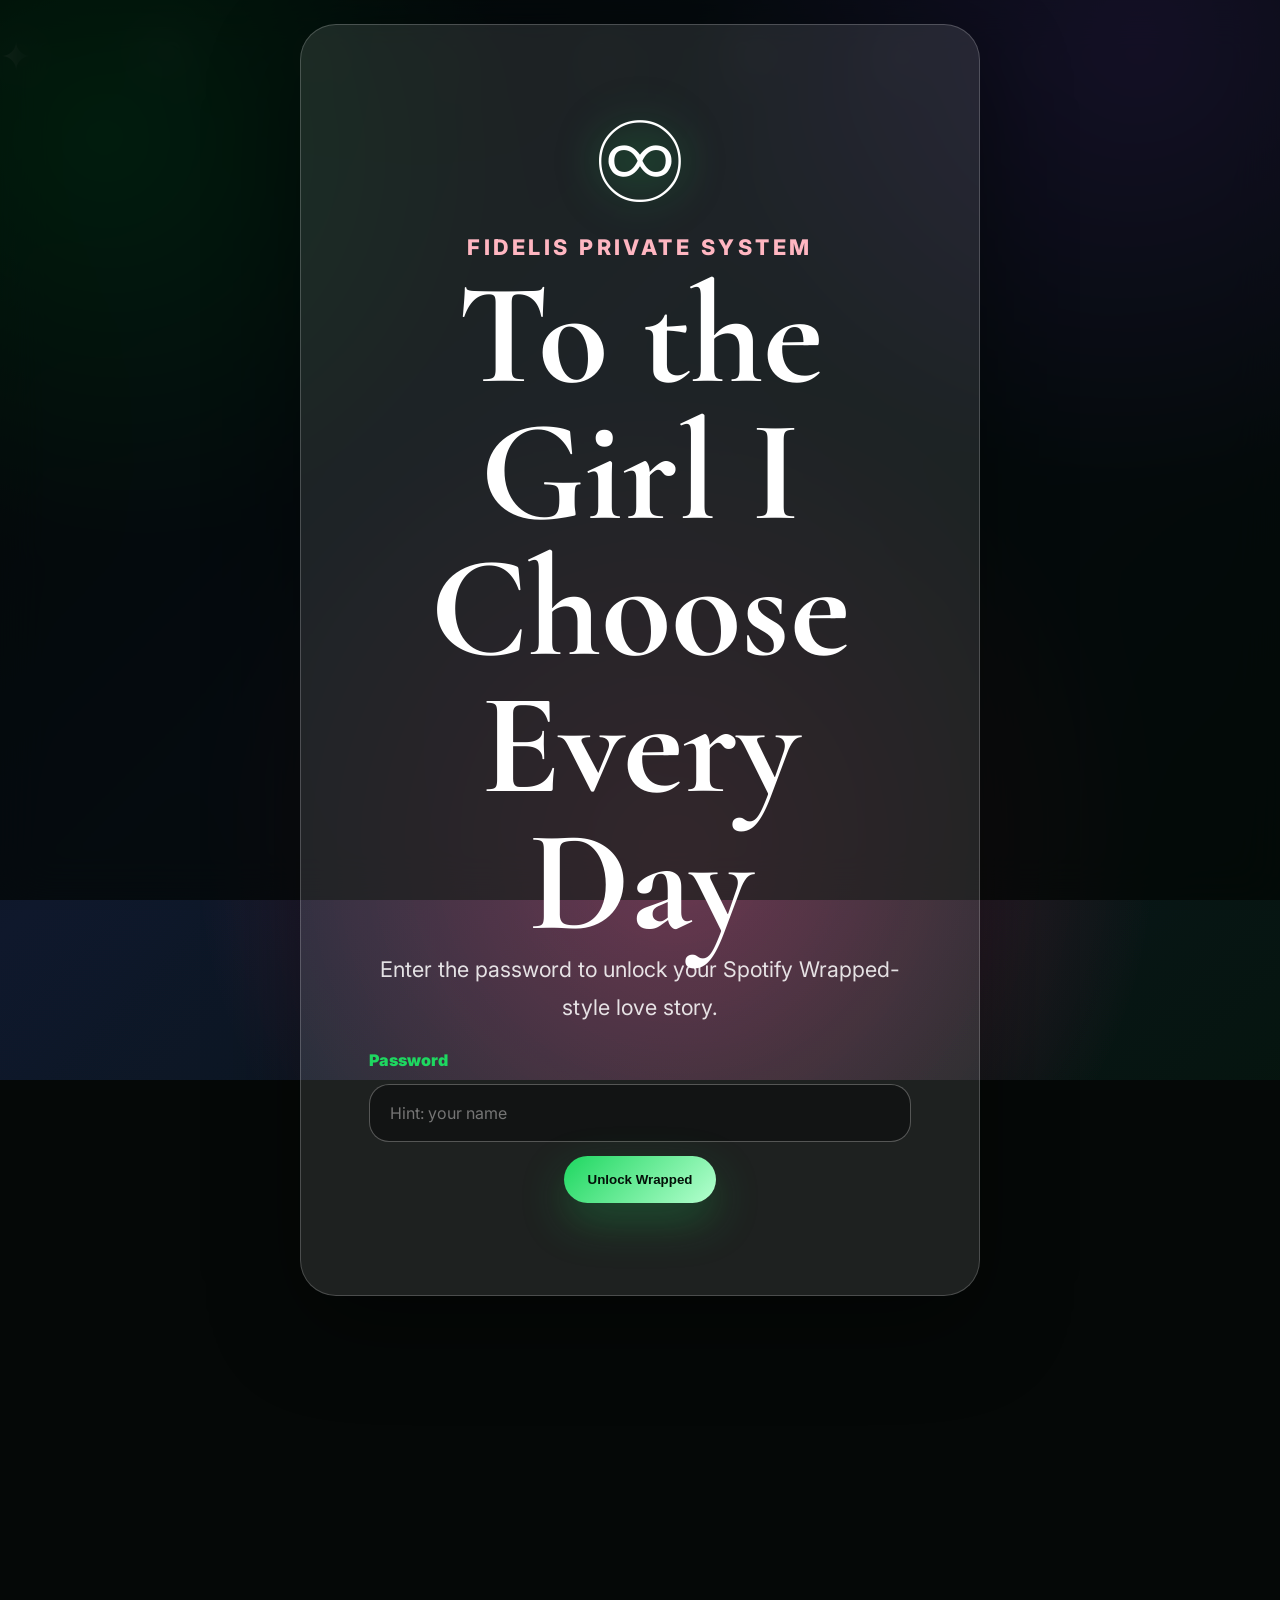
<file: index.html>
<!DOCTYPE html>
<html lang="en">
<head>
  <meta charset="UTF-8" />
  <meta name="viewport" content="width=device-width, initial-scale=1.0, maximum-scale=5.0" />
  <title>♾️ To the Girl I Choose Every Day</title>
  
  <!-- Fonts -->
  <link rel="preconnect" href="https://fonts.googleapis.com">
  <link rel="preconnect" href="https://fonts.gstatic.com" crossorigin>
  <link href="https://fonts.googleapis.com/css2?family=Cormorant+Garamond:wght@500;700&family=Inter:wght@400;600;800;900&family=Pacifico&display=swap" rel="stylesheet">
  
  <!-- Original Stylesheet -->
  <link rel="stylesheet" href="style.css" />
  
  <!-- Mobile responsiveness & custom element enhancements -->
  <style>
    /* Responsive tweaks for mobile devices */
    @media (max-width: 768px) {
      .login-card, .loader-card, .panel, .wrapped-slide {
        width: 92% !important;
        padding: 1.5rem !important;
        margin: 1rem auto !important;
      }

      h1 { font-size: 2rem !important; }
      h2 { font-size: 1.5rem !important; }
      .mega-number { font-size: 3.5rem !important; }

      .top-nav {
        display: flex;
        flex-wrap: wrap;
        justify-content: center;
        gap: 0.5rem;
        padding: 0.75rem;
      }

      .top-nav a {
        padding: 0.5rem 0.75rem;
        font-size: 0.9rem;
      }

      .habit-grid, .achievement-grid {
        grid-template-columns: 1fr !important;
        gap: 0.75rem !important;
      }

      .video-frame iframe {
        width: 100%;
        height: auto;
        aspect-ratio: 16/9;
      }
    }

    /* Style for the new Love Button link */
    .love-button {
      display: inline-block;
      margin: 1rem 0;
      padding: 0.85rem 1.75rem;
      background-color: #1db954;
      color: #ffffff;
      font-size: 1.1rem;
      font-weight: 700;
      border-radius: 50px;
      text-decoration: none;
      text-align: center;
      box-shadow: 0 4px 15px rgba(29, 185, 84, 0.4);
      transition: transform 0.2s ease, background-color 0.2s ease;
    }

    .love-button:hover, .love-button:focus {
      background-color: #1ed760;
      transform: scale(1.05);
    }
  </style>
</head>
<body class="wrapped-body locked">
  <div class="aurora" aria-hidden="true"></div>
  <div class="particles" aria-hidden="true"></div>
  <div class="hearts" aria-hidden="true"></div>
  <div id="cursorGlow" class="cursor-glow" aria-hidden="true"></div>

  <section id="loginScreen" class="login-screen" aria-labelledby="loginTitle">
    <div class="login-card">
      <span class="infinity-mark">♾️</span>
      <p class="eyebrow">Fidelis private system</p>
      <h1 id="loginTitle">To the Girl I Choose Every Day</h1>
      <p>Enter the password to unlock your Spotify Wrapped-style love story.</p>
      <form id="loginForm" class="login-form">
        <label for="passwordInput">Password</label>
        <input id="passwordInput" type="password" autocomplete="current-password" placeholder="Hint: your name" required />
        <button class="button spotify-button" type="submit">Unlock Wrapped</button>
      </form>
      <p id="loginError" class="login-error" role="alert"></p>
    </div>
  </section>

  <section id="loadingScreen" class="loading-screen hidden-screen" aria-live="polite">
    <div class="loader-card">
      <span class="infinity-mark">♾️</span>
      <h2>Loading your Wrapped...</h2>
      <div class="loading-bar"><span id="loadingProgressBar"></span></div>
      <strong id="loadingPercent">0%</strong>
      <p>Preparing memories, stars, and one forever playlist.</p>
    </div>
  </section>

  <main id="wrappedExperience" class="wrapped-experience hidden-screen">
    <nav class="top-nav panel mini-panel wrapped-nav" aria-label="Site pages">
      <a href="index.html" aria-current="page">Wrapped</a>
      <a href="test.html">Love test</a>
      <a href="letter.html">Love letter</a>
      <a href="checkout.html">Checkout</a>
    </nav>

    <section class="wrapped-slide landing-slide active-slide">
      <div class="vinyl" aria-hidden="true"><span></span></div>
      <span class="infinity-mark">♾️</span>
      <p class="eyebrow">Fidelis ❤️</p>
      <h1>To the Girl I Choose Every Day</h1>
      <p class="tagline">Not because I have to. Not because it's easy. Simply because, every single day, I'd choose you again.</p>
      
      <!-- Newly added Experience Link -->
      <a href="https://everyday-swart-iota.vercel.app/" class="love-button">
        ❤️ Begin the Experience
      </a>

      <div>
        <button class="button spotify-button next-slide" type="button">Swipe to begin →</button>
      </div>
    </section>

    <section class="wrapped-slide">
      <p class="eyebrow">Your 2026 Wrapped</p>
      <h2>Dear Fidelis,</h2>
      <p>Spotify Wrapped celebrates the music people couldn't stop listening to.</p>
      <p>This one celebrates the person I couldn't stop choosing.</p>
      <strong class="heartbeat">You.</strong>
    </section>

    <section class="wrapped-slide stat-slide">
      <p class="eyebrow">Days</p>
      <strong class="mega-number">365</strong>
      <h2>I would still choose you all over again.</h2>
      <p>No skips. No shuffle. Only you.</p>
    </section>

    <section class="panel video-panel">
      <p class="eyebrow">A song to make your day</p>
      <h2>Send this to your girlfriend</h2>
      <p>Press play whenever you want a sweet reminder that this whole page was made just for you.</p>
      <div class="video-frame">
        <iframe src="https://www.youtube.com/embed/xZ2QHpz_gtk" title="Send this to your girlfriend to make her day" allow="accelerometer; autoplay; clipboard-write; encrypted-media; gyroscope; picture-in-picture; web-share" allowfullscreen></iframe>
      </div>
    </section>

    <section id="story" class="panel split">
      <div>
        <p class="eyebrow">February 4, 2023</p>
        <h2>The day I knew you</h2>
        <p>I joined Camp Brethren High School in January, but on February 4, 2023, something changed. I said hello, you clicked, we vibed, and somehow a simple moment became the beginning of my favourite story.</p>
      </div>
      <div class="memory-card">
        <span>📍</span>
        <strong>Camp Brethren High School</strong>
        <p>Form 3. History class. Besties first. Then April came, I asked you, and we began.</p>
      </div>
    </section>

    <section class="wrapped-slide">
      <p class="eyebrow">Top Artist</p>
      <h2>❤️ Fidelis</h2>
      <div class="spotify-card">
        <p>Listeners: <strong>1</strong></p>
        <p>Top listener: <strong>0.0001%</strong></p>
        <p>Longest streak: <strong>Every day.</strong></p>
        <div class="equalizer" aria-hidden="true"><span></span><span></span><span></span><span></span><span></span></div>
      </div>
    </section>

    <section class="wrapped-slide music-slide">
      <p class="eyebrow">Top Song</p>
      <h2>Perfect</h2>
      <p>Artist: Us</p>
      <div class="album-art hero-photo" role="img" aria-label="Favourite photo album art"></div>
      <div class="progress-line"><span></span></div>
      <p>03:56 • Currently playing: Our Story</p>
    </section>

    <section class="wrapped-slide habits-slide">
      <p class="eyebrow">Listening Habits</p>
      <h2>All day, every day</h2>
      <div class="habit-grid">
        <article><strong>Morning</strong><span>Thinking about you</span></article>
        <article><strong>Afternoon</strong><span>Wondering if you've eaten.</span></article>
        <article><strong>Night</strong><span>Missing you.</span></article>
        <article><strong>Late Night</strong><span>Dreaming about our future.</span></article>
      </div>
    </section>

    <section class="wrapped-slide memories-slide">
      <p class="eyebrow">Most Played Memories</p>
      <h2>The moments on repeat</h2>
      <div class="memory-flips">
        <article>❤️<span>First Conversation</span></article>
        <article>❤️<span>First Laugh</span></article>
        <article>❤️<span>First Time I Missed You</span></article>
        <article>❤️<span>Every Little Moment</span></article>
      </div>
    </section>

    <section id="love-test" class="panel quiz-panel">
      <p class="eyebrow">30 marks • $0.50 each</p>
      <h2>A smarter love test</h2>
      <p class="quiz-intro">This is not multiple choice anymore. Type your answers, let the page reason through them, then continue to an M-Pesa checkout total based on your score at $0.50 per mark.</p>
      <div class="hero-actions">
        <a class="button" href="test.html">Start the typed test</a>
        <a class="button ghost" href="checkout.html">View checkout</a>
      </div>
    </section>

    <section class="wrapped-slide emotions-slide">
      <p class="eyebrow">Top Emotions</p>
      <h2>How my heart played 2026</h2>
      <div class="emotion-bars">
        <label>Love <span style="--w:98%"></span><b>98%</b></label>
        <label>Joy <span style="--w:86%"></span><b>86%</b></label>
        <label>Excitement <span style="--w:78%"></span><b>78%</b></label>
        <label>Missing You <span style="--w:72%"></span><b>72%</b></label>
        <label>Butterflies <span style="--w:92%"></span><b>92%</b></label>
      </div>
    </section>

    <section class="wrapped-slide achievements-slide">
      <p class="eyebrow">Achievements</p>
      <h2>Unlocked by Fidelis</h2>
      <div class="achievement-grid">
        <span>🏆 Best Smile</span><span>🏆 Safest Place</span><span>🏆 Favorite Human</span><span>🏆 Forever Playlist</span><span>🏆 Home</span>
      </div>
    </section>

    <section class="wrapped-slide streak-slide">
      <p class="eyebrow">Listening Streak</p>
      <strong class="flame">🔥</strong>
      <h2>Current Streak: ∞ Days</h2>
      <p>Broken? Never.</p>
    </section>

    <section class="wrapped-slide quote-slide">
      <p class="eyebrow">Favorite Quote</p>
      <blockquote>“If life gave me another beginning, I'd still find my way back to you.”</blockquote>
    </section>

    <section class="wrapped-slide playlist-slide">
      <p class="eyebrow">Playlist</p>
      <h2>♾️ To the Girl I Choose Every Day</h2>
      <p>The song is here now — the other video was a message, this one is the soundtrack.</p>
      <div class="video-frame spotify-frame">
        <iframe src="https://www.youtube.com/embed/UjnDpcgJXvA" title="4 Feet Apart song for Fidelis" allow="accelerometer; autoplay; clipboard-write; encrypted-media; gyroscope; picture-in-picture; web-share" allowfullscreen></iframe>
      </div>
    </section>

    <section class="wrapped-slide secret-slide">
      <p class="eyebrow">Secret Message</p>
      <h2>Tap to reveal</h2>
      <button id="secretReveal" class="button spotify-button" type="button">Reveal message</button>
      <p id="secretMessage" class="hidden">Every playlist eventually ends. Every song fades. But choosing you isn't a playlist. It's a decision I'll happily make every single day.</p>
    </section>

    <section class="wrapped-slide final-wrapped-slide">
      <p class="eyebrow">The Ending</p>
      <h2>Thanks for being my favorite song.</h2>
      <p>Happy Girlfriend's Day</p>
      <strong>❤️ Fidelis</strong>
      <button id="surprise" class="button spotify-button" type="button">Final fireworks</button>
      <p id="surpriseText" class="hidden">I choose you today, tomorrow, and every day after.</p>
    </section>
  </main>

  <script src="script.js"></script>
</body>
</html>
</file>
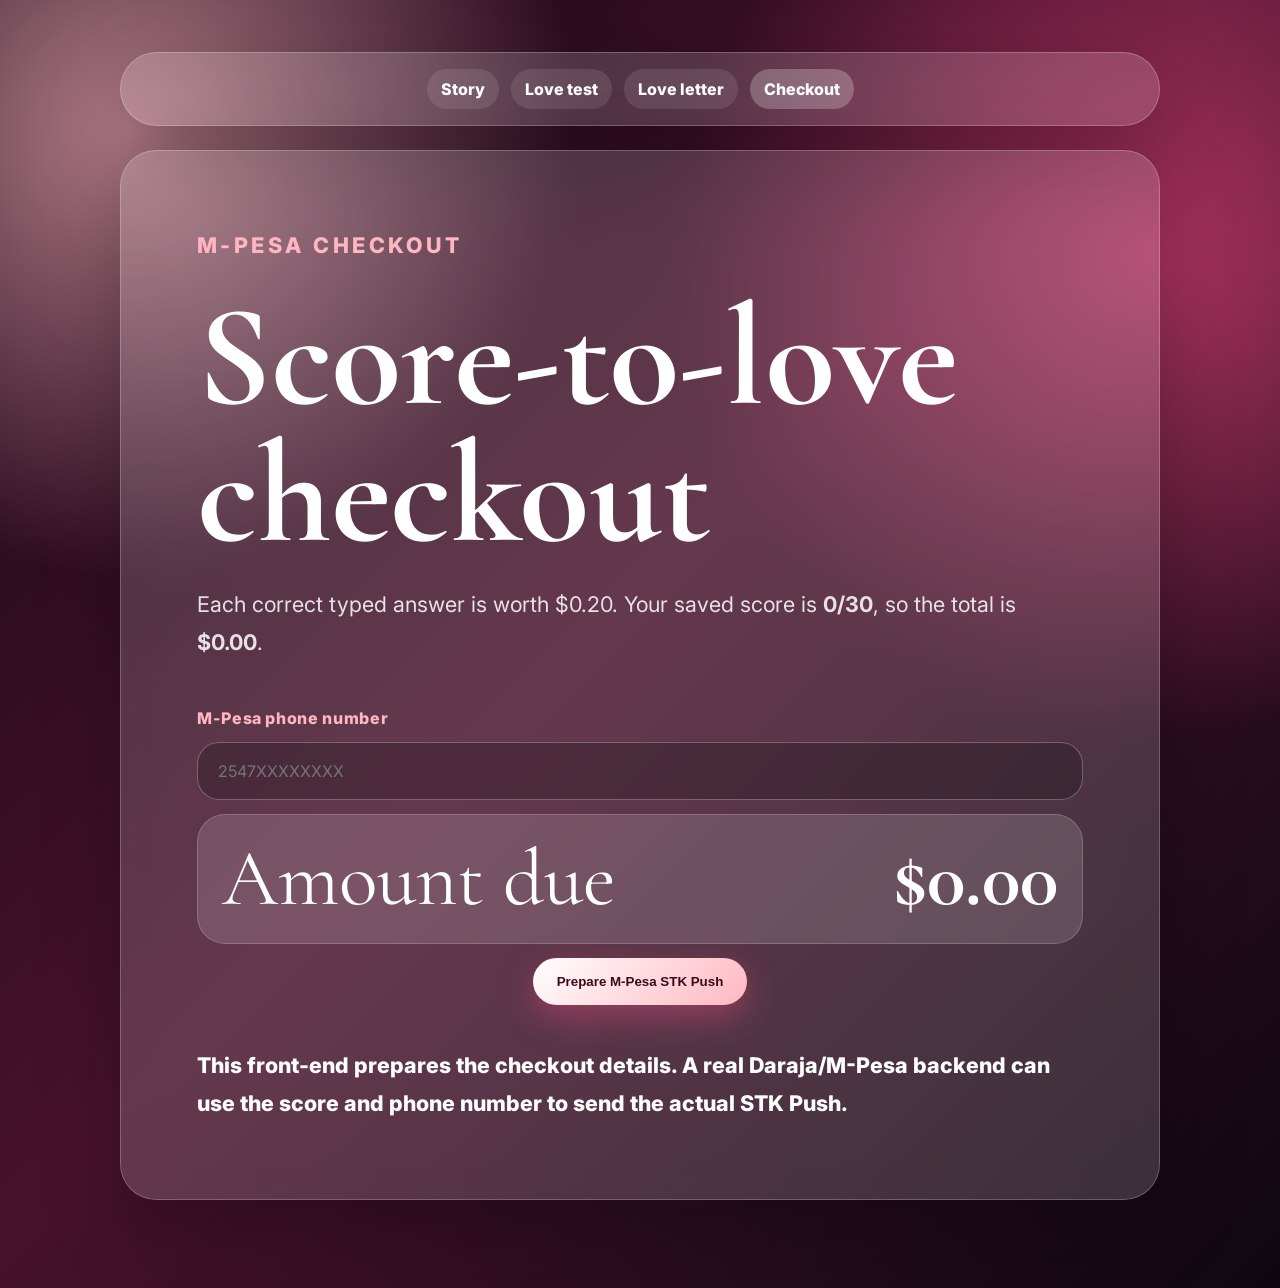
<file: checkout.html>
<!DOCTYPE html>
<html lang="en">
<head>
  <meta charset="UTF-8" />
  <meta name="viewport" content="width=device-width, initial-scale=1.0" />
  <title>M-Pesa Checkout • Fidelis Love Test</title>
  <link rel="preconnect" href="https://fonts.googleapis.com">
  <link rel="preconnect" href="https://fonts.gstatic.com" crossorigin>
  <link href="https://fonts.googleapis.com/css2?family=Cormorant+Garamond:wght@500;700&family=Inter:wght@400;600;800&family=Pacifico&display=swap" rel="stylesheet">
  <link rel="stylesheet" href="style.css" />
</head>
<body>
  <div class="hearts" aria-hidden="true"></div>
  <main>
    <nav class="top-nav panel mini-panel" aria-label="Site pages">
      <a href="index.html">Story</a><a href="test.html">Love test</a><a href="letter.html">Love letter</a><a href="checkout.html" aria-current="page">Checkout</a>
    </nav>
    <section class="panel checkout-panel">
      <p class="eyebrow">M-Pesa checkout</p>
      <h1>Score-to-love checkout</h1>
      <p>Each correct typed answer is worth $0.20. Your saved score is <strong id="checkoutScore">0/30</strong>, so the total is <strong id="checkoutAmount">$0.00</strong>.</p>
      <form id="mpesaForm" class="mpesa-card">
        <label for="mpesaPhone">M-Pesa phone number</label>
        <input id="mpesaPhone" name="phone" type="tel" placeholder="2547XXXXXXXX" pattern="[0-9+ ]{10,15}" required />
        <div class="price-card"><span>Amount due</span><strong id="mpesaAmount">$0.00</strong></div>
        <button class="button" type="submit">Prepare M-Pesa STK Push</button>
      </form>
      <p id="mpesaMessage" class="quiz-feedback">This front-end prepares the checkout details. A real Daraja/M-Pesa backend can use the score and phone number to send the actual STK Push.</p>
    </section>
  </main>
  <script src="script.js"></script>
</body>
</html>
</file>
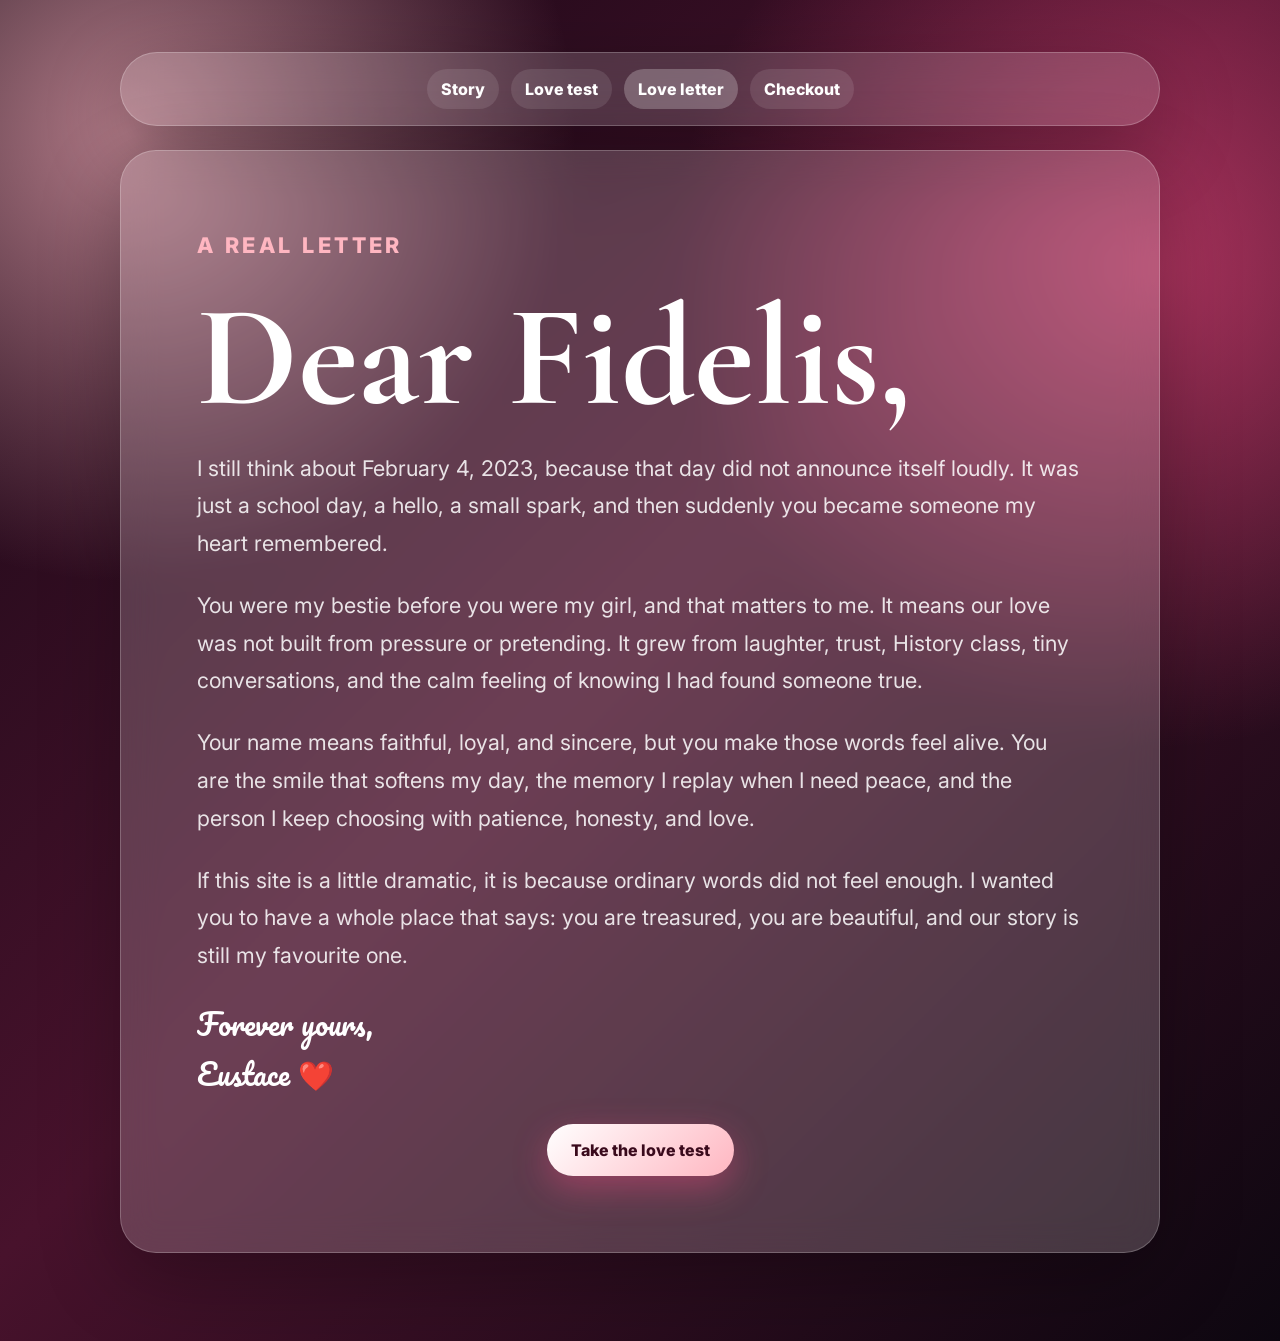
<file: letter.html>
<!DOCTYPE html>
<html lang="en">
<head>
  <meta charset="UTF-8" />
  <meta name="viewport" content="width=device-width, initial-scale=1.0" />
  <title>Love Letter for Fidelis</title>
  <link rel="preconnect" href="https://fonts.googleapis.com">
  <link rel="preconnect" href="https://fonts.gstatic.com" crossorigin>
  <link href="https://fonts.googleapis.com/css2?family=Cormorant+Garamond:wght@500;700&family=Inter:wght@400;600;800&family=Pacifico&display=swap" rel="stylesheet">
  <link rel="stylesheet" href="style.css" />
</head>
<body>
  <div class="hearts" aria-hidden="true"></div>
  <main>
    <nav class="top-nav panel mini-panel" aria-label="Site pages">
      <a href="index.html">Story</a><a href="test.html">Love test</a><a href="letter.html" aria-current="page">Love letter</a><a href="checkout.html">Checkout</a>
    </nav>
    <section class="panel letter full-letter">
      <p class="eyebrow">A real letter</p>
      <h1>Dear Fidelis,</h1>
      <p>I still think about February 4, 2023, because that day did not announce itself loudly. It was just a school day, a hello, a small spark, and then suddenly you became someone my heart remembered.</p>
      <p>You were my bestie before you were my girl, and that matters to me. It means our love was not built from pressure or pretending. It grew from laughter, trust, History class, tiny conversations, and the calm feeling of knowing I had found someone true.</p>
      <p>Your name means faithful, loyal, and sincere, but you make those words feel alive. You are the smile that softens my day, the memory I replay when I need peace, and the person I keep choosing with patience, honesty, and love.</p>
      <p>If this site is a little dramatic, it is because ordinary words did not feel enough. I wanted you to have a whole place that says: you are treasured, you are beautiful, and our story is still my favourite one.</p>
      <p class="signature">Forever yours,<br>Eustace ❤️</p>
      <a class="button" href="test.html">Take the love test</a>
    </section>
  </main>
  <script src="script.js"></script>
</body>
</html>
</file>
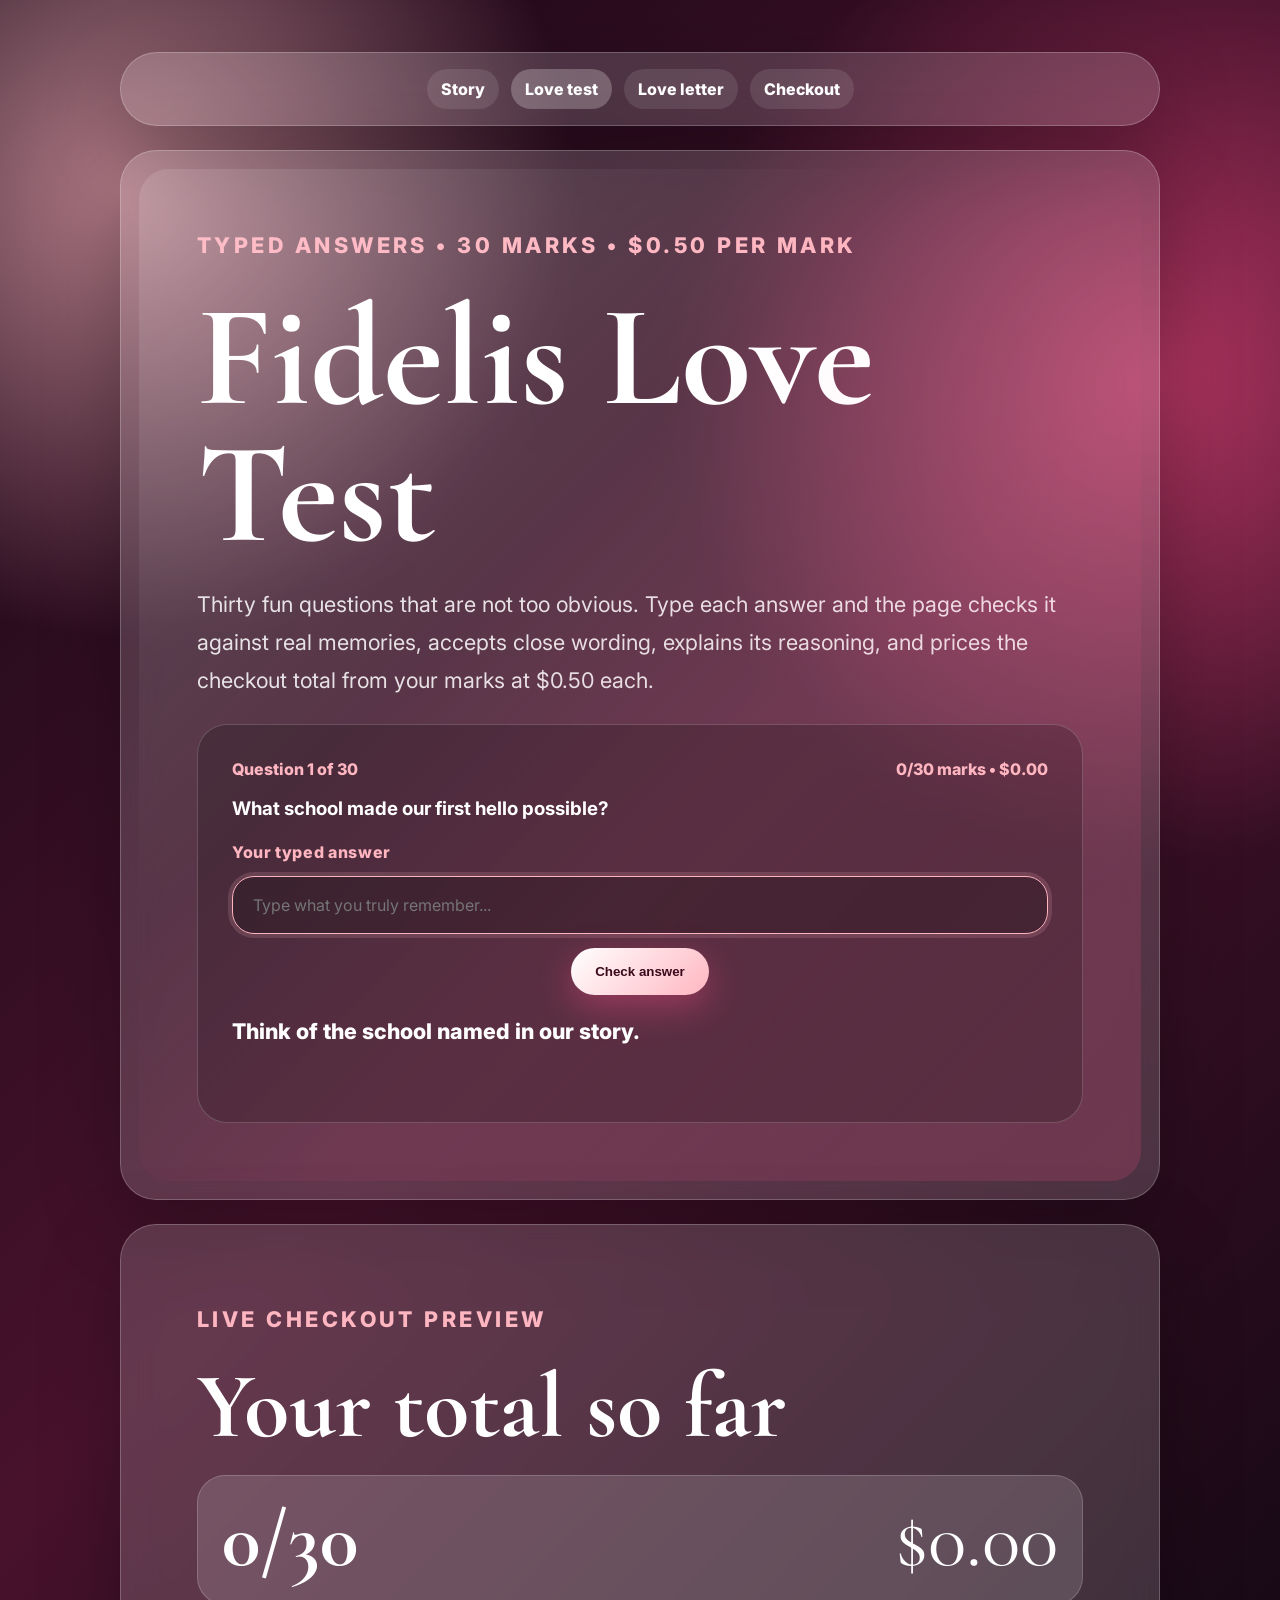
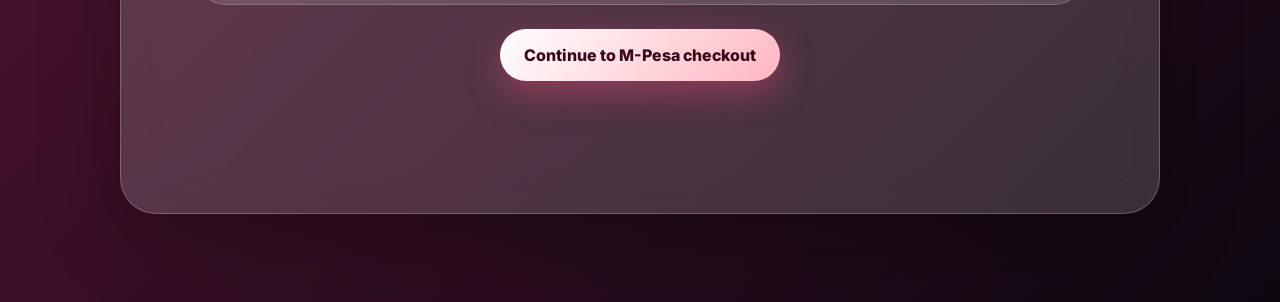
<file: test.html>
<!DOCTYPE html>
<html lang="en">
<head>
  <meta charset="UTF-8" />
  <meta name="viewport" content="width=device-width, initial-scale=1.0" />
  <title>30-Mark Love Test • Fidelis</title>
  <link rel="preconnect" href="https://fonts.googleapis.com">
  <link rel="preconnect" href="https://fonts.gstatic.com" crossorigin>
  <link href="https://fonts.googleapis.com/css2?family=Cormorant+Garamond:wght@500;700&family=Inter:wght@400;600;800&family=Pacifico&display=swap" rel="stylesheet">
  <link rel="stylesheet" href="style.css" />
</head>
<body>
  <div class="hearts" aria-hidden="true"></div>
  <main>
    <nav class="top-nav panel mini-panel" aria-label="Site pages">
      <a href="index.html">Story</a>
      <a href="test.html" aria-current="page">Love test</a>
      <a href="letter.html">Love letter</a>
      <a href="checkout.html">Checkout</a>
    </nav>
    <section id="love-test" class="panel quiz-panel">
      <p class="eyebrow">Typed answers • 30 marks • $0.50 per mark</p>
      <h1>Fidelis Love Test</h1>
      <p class="quiz-intro">Thirty fun questions that are not too obvious. Type each answer and the page checks it against real memories, accepts close wording, explains its reasoning, and prices the checkout total from your marks at $0.50 each.</p>
      <div id="quiz" class="quiz-card" aria-live="polite">
        <div class="quiz-topline">
          <span id="quizStep">Question 1 of 30</span>
          <span id="quizScore">0/30 marks • $0.00</span>
        </div>
        <h3 id="questionText"></h3>
        <form id="answerForm" class="typed-answer">
          <label for="typedAnswer">Your typed answer</label>
          <input id="typedAnswer" name="answer" type="text" autocomplete="off" placeholder="Type what you truly remember..." required />
          <button class="button" type="submit">Check answer</button>
        </form>
        <p id="quizFeedback" class="quiz-feedback"></p>
      </div>
    </section>
    <section class="panel checkout-preview">
      <p class="eyebrow">Live checkout preview</p>
      <h2>Your total so far</h2>
      <div class="price-card"><strong id="summaryScore">0/30</strong><span id="summaryAmount">$0.00</span></div>
      <a id="checkoutLink" class="button" href="checkout.html">Continue to M-Pesa checkout</a>
      <ol id="reasoningList" class="reasoning-list" aria-label="Answer reasoning"></ol>
    </section>
  </main>
  <script src="script.js"></script>
</body>
</html>
</file>
<file: style.css>
:root {
  --pink: #ff4f87;
  --blush: #ffb6c1;
  --cream: #fff0f5;
  --ink: #201018;
  --glass: rgba(255, 255, 255, 0.16);
}

* { box-sizing: border-box; }
html { scroll-behavior: smooth; }
body {
  margin: 0;
  min-height: 100vh;
  font-family: Inter, system-ui, sans-serif;
  color: white;
  background:
    radial-gradient(circle at 10% 10%, rgba(255, 182, 193, .65), transparent 28rem),
    radial-gradient(circle at 90% 20%, rgba(255, 79, 135, .55), transparent 30rem),
    linear-gradient(135deg, #160815, #48122c 48%, #0d0710);
  overflow-x: hidden;
}

main { width: min(1040px, calc(100% - 32px)); margin: auto; padding: 28px 0 64px; }
.panel {
  min-height: 78vh;
  display: grid;
  align-content: center;
  gap: 24px;
  margin: 24px 0;
  padding: clamp(28px, 7vw, 76px);
  border: 1px solid rgba(255,255,255,.22);
  border-radius: 36px;
  background: var(--glass);
  box-shadow: 0 24px 80px rgba(0,0,0,.28);
  backdrop-filter: blur(18px);
}

.hero { text-align: center; }
.eyebrow { color: var(--blush); font-weight: 800; text-transform: uppercase; letter-spacing: .16em; }
h1, h2 { font-family: "Cormorant Garamond", serif; line-height: .95; margin: 0; }
h1 { font-size: clamp(4rem, 13vw, 9rem); }
h2 { font-size: clamp(2.6rem, 8vw, 5.8rem); }
h3, p { margin: 0; }
p { font-size: clamp(1.05rem, 2.4vw, 1.35rem); line-height: 1.75; color: rgba(255,255,255,.86); }
.subtitle { max-width: 760px; margin: auto; }
.button {
  justify-self: center;
  border: 0;
  border-radius: 999px;
  padding: 16px 24px;
  color: #3a0a1c;
  background: linear-gradient(135deg, white, var(--blush));
  font-weight: 800;
  text-decoration: none;
  box-shadow: 0 12px 34px rgba(255,79,135,.38);
  cursor: pointer;
}
.split { grid-template-columns: 1.15fr .85fr; align-items: center; }
.memory-card, .meaning-grid article, .timeline-list article {
  padding: 26px;
  border-radius: 28px;
  background: rgba(255,255,255,.12);
  border: 1px solid rgba(255,255,255,.18);
}
.memory-card span, .meaning-grid span { font-size: 3rem; }
.memory-card strong { display: block; margin: 12px 0; font-size: 1.45rem; }
.meaning-grid { display: grid; grid-template-columns: repeat(3, 1fr); gap: 16px; }
.timeline-list { display: grid; gap: 16px; }
time { color: var(--blush); font-weight: 800; }
.letter { background: rgba(255,240,245,.2); }
.signature { font-family: Pacifico, cursive; font-size: 1.8rem; color: white; }
.final { text-align: center; min-height: 65vh; }
.hidden { opacity: 0; transform: translateY(18px); transition: .6s ease; }
.hidden.show { opacity: 1; transform: translateY(0); }
.heart {
  position: fixed;
  top: -40px;
  color: rgba(255,255,255,.75);
  animation: fall linear forwards;
  pointer-events: none;
}
@keyframes fall { to { transform: translateY(110vh) rotate(360deg); opacity: 0; } }
.confetti {
  position: fixed;
  width: 10px;
  height: 16px;
  top: -20px;
  animation: confetti 2.8s ease-out forwards;
}
@keyframes confetti { to { transform: translateY(105vh) rotate(720deg); opacity: 0; } }

@media (max-width: 760px) {
  main { width: min(100% - 20px, 1040px); padding-top: 10px; }
  .panel { border-radius: 26px; min-height: 84vh; }
  .split, .meaning-grid { grid-template-columns: 1fr; }
}

.hero-photo {
  width: min(300px, 72vw);
  aspect-ratio: 3 / 4;
  justify-self: center;
  border-radius: 34px;
  border: 10px solid rgba(255,255,255,.18);
  background:
    linear-gradient(rgba(40, 8, 24, .12), rgba(40, 8, 24, .55)),
    url("photos/fidelis-selfie.jpg") center / cover,
    linear-gradient(135deg, var(--blush), var(--pink));
  box-shadow: 0 28px 70px rgba(0,0,0,.35);
  transform: rotate(-2deg);
}

.gallery-panel { min-height: auto; }
.photo-gallery {
  display: grid;
  grid-template-columns: repeat(3, 1fr);
  grid-auto-flow: dense;
  gap: 16px;
}
.photo-tile {
  position: relative;
  min-height: 320px;
  margin: 0;
  overflow: hidden;
  border-radius: 28px;
  border: 1px solid rgba(255,255,255,.2);
  background: linear-gradient(135deg, rgba(255,182,193,.28), rgba(255,79,135,.2));
  box-shadow: 0 18px 45px rgba(0,0,0,.25);
}
.photo-tile.tall { grid-row: span 2; min-height: 660px; }
.photo-tile.wide { grid-column: span 2; }
.photo-tile img {
  width: 100%;
  height: 100%;
  object-fit: cover;
  display: block;
  transition: transform .7s ease, filter .7s ease;
}
.photo-tile:hover img { transform: scale(1.06); filter: saturate(1.12); }
.photo-tile figcaption {
  position: absolute;
  inset: auto 14px 14px;
  padding: 12px 14px;
  border-radius: 18px;
  color: white;
  font-weight: 800;
  background: rgba(20, 6, 16, .56);
  backdrop-filter: blur(12px);
}
.photo-tile.missing::before {
  content: "Add this photo in /photos";
  position: absolute;
  inset: 0;
  display: grid;
  place-items: center;
  padding: 24px;
  text-align: center;
  color: rgba(255,255,255,.72);
  font-weight: 800;
}
.photo-tile.missing img { opacity: 0; }

@media (max-width: 760px) {
  .photo-gallery { grid-template-columns: 1fr; }
  .photo-tile, .photo-tile.tall { min-height: 420px; }
  .photo-tile.wide { grid-column: auto; }
}

.hero-actions {
  display: flex;
  flex-wrap: wrap;
  justify-content: center;
  gap: 12px;
}
.button.ghost {
  color: white;
  background: rgba(255,255,255,.12);
  outline: 1px solid rgba(255,255,255,.28);
  box-shadow: none;
}
.quiz-panel, .wrapped-panel, .gift-panel {
  position: relative;
  overflow: hidden;
}
.quiz-panel::before, .wrapped-panel::before, .gift-panel::before {
  content: "";
  position: absolute;
  inset: 18px;
  border-radius: 30px;
  pointer-events: none;
  background: linear-gradient(135deg, rgba(255,255,255,.12), transparent 38%, rgba(255,79,135,.18));
}
.quiz-card {
  position: relative;
  z-index: 1;
  padding: clamp(20px, 4vw, 34px);
  border-radius: 30px;
  background: rgba(0,0,0,.18);
  border: 1px solid rgba(255,255,255,.18);
}
.quiz-topline {
  display: flex;
  justify-content: space-between;
  gap: 12px;
  color: var(--blush);
  font-weight: 800;
  margin-bottom: 18px;
}
.answer-grid {
  display: grid;
  grid-template-columns: repeat(2, 1fr);
  gap: 12px;
  margin-top: 18px;
}
.answer-grid button, .gift {
  border: 0;
  border-radius: 22px;
  padding: 16px;
  color: white;
  background: rgba(255,255,255,.14);
  font: inherit;
  font-weight: 800;
  cursor: pointer;
  transition: transform .25s ease, background .25s ease;
}
.answer-grid button:hover, .gift:hover { transform: translateY(-3px); background: rgba(255,255,255,.22); }
.answer-grid button.correct { background: rgba(93, 214, 143, .45); }
.answer-grid button.wrong { background: rgba(255, 99, 132, .48); }
.quiz-feedback, .gift-message {
  margin-top: 18px;
  min-height: 2lh;
  font-weight: 800;
  color: white;
}
.wrapped-grid, .gift-grid {
  display: grid;
  grid-template-columns: repeat(4, 1fr);
  gap: 16px;
  position: relative;
  z-index: 1;
}
.wrapped-grid article {
  padding: 24px;
  border-radius: 28px;
  min-height: 170px;
  background: linear-gradient(135deg, rgba(255,255,255,.18), rgba(255,79,135,.15));
  border: 1px solid rgba(255,255,255,.18);
}
.wrapped-grid strong {
  display: block;
  font-family: "Cormorant Garamond", serif;
  font-size: clamp(2rem, 4vw, 3.4rem);
  line-height: 1;
}
.wrapped-grid span { display: block; margin-top: 14px; color: rgba(255,255,255,.8); }
.gift {
  min-height: 150px;
  display: grid;
  place-items: center;
  gap: 10px;
  font-size: 2.6rem;
}
.gift span { font-size: 1rem; }
.gift.opened { background: linear-gradient(135deg, rgba(255,182,193,.5), rgba(255,79,135,.35)); }

@media (max-width: 900px) {
  .wrapped-grid, .gift-grid { grid-template-columns: repeat(2, 1fr); }
}
@media (max-width: 760px) {
  .answer-grid, .wrapped-grid, .gift-grid { grid-template-columns: 1fr; }
  .quiz-topline { flex-direction: column; }
}

.top-nav.mini-panel {
  min-height: auto;
  display: flex;
  flex-wrap: wrap;
  justify-content: center;
  gap: 12px;
  padding: 16px;
  border-radius: 999px;
}
.top-nav a {
  color: white;
  font-weight: 800;
  text-decoration: none;
  padding: 10px 14px;
  border-radius: 999px;
  background: rgba(255,255,255,.1);
}
.top-nav a[aria-current="page"], .top-nav a:hover { background: rgba(255,255,255,.24); }
.typed-answer, .mpesa-card {
  display: grid;
  gap: 14px;
  margin-top: 22px;
}
.typed-answer label, .mpesa-card label {
  color: var(--blush);
  font-weight: 800;
  letter-spacing: .04em;
}
.typed-answer input, .mpesa-card input {
  width: 100%;
  border: 1px solid rgba(255,255,255,.28);
  border-radius: 22px;
  padding: 18px 20px;
  color: white;
  background: rgba(0,0,0,.22);
  font: inherit;
  outline: none;
}
.typed-answer input:focus, .mpesa-card input:focus {
  border-color: var(--blush);
  box-shadow: 0 0 0 4px rgba(255,182,193,.16);
}
.checkout-preview, .checkout-panel { min-height: auto; }
.price-card {
  display: flex;
  align-items: center;
  justify-content: space-between;
  gap: 16px;
  padding: 24px;
  border-radius: 28px;
  background: rgba(255,255,255,.14);
  border: 1px solid rgba(255,255,255,.18);
}
.price-card strong, .price-card span {
  font-family: "Cormorant Garamond", serif;
  font-size: clamp(2.4rem, 7vw, 5rem);
  line-height: 1;
  color: white;
}
.reasoning-list {
  display: grid;
  gap: 12px;
  max-height: 360px;
  overflow: auto;
  padding-left: 24px;
}
.reasoning-list li {
  padding: 14px 16px;
  border-radius: 18px;
  background: rgba(255,255,255,.1);
  color: rgba(255,255,255,.86);
  line-height: 1.6;
}
.full-letter { min-height: auto; }
.disabled { pointer-events: none; opacity: .62; }

@media (max-width: 760px) {
  .top-nav.mini-panel { border-radius: 24px; }
  .price-card { align-items: flex-start; flex-direction: column; }
}

.video-panel { min-height: auto; }
.video-frame {
  position: relative;
  overflow: hidden;
  width: 100%;
  aspect-ratio: 16 / 9;
  border-radius: 30px;
  border: 1px solid rgba(255,255,255,.2);
  background: rgba(0,0,0,.22);
  box-shadow: 0 22px 60px rgba(0,0,0,.3);
}
.video-frame iframe {
  position: absolute;
  inset: 0;
  width: 100%;
  height: 100%;
  border: 0;
}

.wrapped-body {
  background: #050807;
  color: #fff;
  overflow-x: hidden;
}
.wrapped-body.locked { overflow: hidden; }
.aurora {
  position: fixed;
  inset: -20%;
  z-index: -3;
  background:
    radial-gradient(circle at 20% 25%, rgba(29, 185, 84, .38), transparent 26rem),
    radial-gradient(circle at 78% 18%, rgba(162, 89, 255, .3), transparent 28rem),
    radial-gradient(circle at 52% 82%, rgba(255, 79, 135, .28), transparent 30rem),
    linear-gradient(135deg, #030504, #111827 45%, #07130b);
  filter: saturate(1.35);
  animation: auroraShift 14s ease-in-out infinite alternate;
}
@keyframes auroraShift { to { transform: translate3d(4%, -3%, 0) scale(1.08); filter: hue-rotate(18deg) saturate(1.45); } }
.particles::before, .particles::after {
  content: "✦ ♡ ✧ ◌ ♫ ♡ ✦ ◌";
  position: fixed;
  inset: 0;
  z-index: -2;
  color: rgba(255,255,255,.28);
  font-size: clamp(1.4rem, 3vw, 2.6rem);
  letter-spacing: 3.2rem;
  line-height: 7rem;
  animation: floatParticles 24s linear infinite;
  pointer-events: none;
}
.particles::after { animation-duration: 34s; animation-direction: reverse; opacity: .45; }
@keyframes floatParticles { to { transform: translateY(-18rem) translateX(4rem); } }
.cursor-glow {
  position: fixed;
  width: 260px;
  height: 260px;
  border-radius: 999px;
  pointer-events: none;
  z-index: 50;
  background: radial-gradient(circle, rgba(29,185,84,.2), transparent 65%);
  transform: translate(-50%, -50%);
  opacity: 0;
  transition: opacity .25s ease;
}
.login-screen, .loading-screen {
  position: fixed;
  inset: 0;
  z-index: 40;
  display: grid;
  place-items: center;
  padding: 24px;
  background: rgba(2, 6, 4, .7);
  backdrop-filter: blur(22px);
}
.login-card, .loader-card {
  width: min(680px, 100%);
  padding: clamp(28px, 7vw, 68px);
  border-radius: 36px;
  text-align: center;
  background: rgba(255,255,255,.1);
  border: 1px solid rgba(255,255,255,.2);
  box-shadow: 0 30px 90px rgba(0,0,0,.42);
}
.infinity-mark { display: inline-block; font-size: clamp(3rem, 9vw, 7rem); filter: drop-shadow(0 0 20px rgba(29,185,84,.65)); }
.login-form { display: grid; gap: 14px; margin-top: 24px; text-align: left; }
.login-form label { color: #1ed760; font-weight: 900; }
.login-form input {
  width: 100%;
  border: 1px solid rgba(255,255,255,.28);
  border-radius: 20px;
  padding: 18px 20px;
  color: white;
  background: rgba(0,0,0,.35);
  font: inherit;
}
.spotify-button { background: linear-gradient(135deg, #1ed760, #b5ffcf); color: #031008; box-shadow: 0 18px 46px rgba(29,185,84,.32); }
.login-error { color: #ff8aaa; min-height: 1.5rem; font-weight: 800; }
.hidden-screen { opacity: 0; visibility: hidden; pointer-events: none; transition: opacity .45s ease, visibility .45s ease; }
.loading-bar { height: 14px; margin: 26px 0 12px; border-radius: 999px; overflow: hidden; background: rgba(255,255,255,.16); }
.loading-bar span { display: block; width: 0%; height: 100%; border-radius: inherit; background: linear-gradient(90deg, #1db954, #ff4f87); transition: width .3s ease; }
.wrapped-experience { width: min(1120px, calc(100% - 28px)); margin: auto; padding: 20px 0 70px; }
.wrapped-nav { position: sticky; top: 12px; z-index: 20; }
.wrapped-slide {
  min-height: 100vh;
  display: grid;
  place-items: center;
  align-content: center;
  gap: 22px;
  padding: clamp(28px, 7vw, 82px);
  margin: 18px 0;
  text-align: center;
  border-radius: 42px;
  border: 1px solid rgba(255,255,255,.18);
  background: linear-gradient(135deg, rgba(255,255,255,.13), rgba(255,255,255,.05));
  box-shadow: 0 26px 86px rgba(0,0,0,.35);
  backdrop-filter: blur(20px);
  scroll-snap-align: start;
  transform-style: preserve-3d;
  transition: transform .2s ease, border-color .3s ease;
}
.wrapped-slide h1 { font-size: clamp(3.2rem, 10vw, 8.2rem); }
.wrapped-slide h2 { font-size: clamp(2.7rem, 8vw, 6.4rem); }
.tagline { max-width: 800px; }
.vinyl {
  width: clamp(120px, 28vw, 220px);
  aspect-ratio: 1;
  border-radius: 999px;
  display: grid;
  place-items: center;
  background: repeating-radial-gradient(circle, #050505 0 10px, #151515 11px 14px);
  box-shadow: inset 0 0 0 18px rgba(255,255,255,.04), 0 28px 70px rgba(0,0,0,.45);
  animation: spin 7s linear infinite;
}
.vinyl span { width: 34%; aspect-ratio: 1; border-radius: inherit; background: linear-gradient(135deg, #1db954, #ff4f87); }
@keyframes spin { to { transform: rotate(360deg); } }
.heartbeat { font-size: clamp(3rem, 10vw, 7rem); color: #1ed760; animation: heartbeat 1.8s ease-in-out infinite; }
@keyframes heartbeat { 20%, 55% { transform: scale(1.08); } }
.mega-number { font-size: clamp(7rem, 24vw, 18rem); line-height: .8; color: #1ed760; letter-spacing: -.08em; }
.spotify-card, .habit-grid article, .memory-flips article, .achievement-grid span {
  padding: 22px;
  border-radius: 28px;
  background: rgba(0,0,0,.28);
  border: 1px solid rgba(255,255,255,.16);
}
.equalizer { display: flex; align-items: end; justify-content: center; gap: 8px; height: 92px; margin-top: 18px; }
.equalizer span { width: 16px; border-radius: 999px; background: #1ed760; animation: equalize 1s ease-in-out infinite alternate; }
.equalizer span:nth-child(2) { animation-delay: .15s; } .equalizer span:nth-child(3) { animation-delay: .3s; } .equalizer span:nth-child(4) { animation-delay: .45s; } .equalizer span:nth-child(5) { animation-delay: .6s; }
@keyframes equalize { from { height: 22px; } to { height: 86px; } }
.album-art { width: min(280px, 70vw); }
.progress-line { width: min(560px, 100%); height: 10px; overflow: hidden; border-radius: 999px; background: rgba(255,255,255,.18); }
.progress-line span { display: block; width: 72%; height: 100%; border-radius: inherit; background: #1ed760; }
.habit-grid, .memory-flips, .achievement-grid { display: grid; grid-template-columns: repeat(2, minmax(0, 1fr)); gap: 16px; width: min(820px, 100%); }
.habit-grid strong, .habit-grid span, .memory-flips span { display: block; }
.memory-flips article { min-height: 160px; display: grid; place-items: center; font-size: 2.6rem; transition: transform .45s ease; }
.memory-flips article:hover { transform: rotateY(12deg) translateY(-6px); }
.memory-flips span { font-size: 1rem; font-weight: 900; }
.emotion-bars { display: grid; gap: 16px; width: min(720px, 100%); text-align: left; }
.emotion-bars label { display: grid; grid-template-columns: 120px 1fr 52px; align-items: center; gap: 12px; font-weight: 900; }
.emotion-bars span { height: 18px; border-radius: 999px; background: linear-gradient(90deg, #1db954, #ff4f87); width: var(--w); animation: growBar 1.4s ease both; }
@keyframes growBar { from { width: 0; } }
.achievement-grid span { font-weight: 900; }
.flame { font-size: clamp(5rem, 18vw, 13rem); filter: drop-shadow(0 0 30px rgba(255,120,40,.65)); }
.quote-slide blockquote { max-width: 880px; margin: 0; font-family: "Cormorant Garamond", serif; font-size: clamp(2.4rem, 7vw, 5.8rem); line-height: 1.02; }
.spotify-frame { max-width: 860px; }
.secret-slide #secretMessage.show, .final-wrapped-slide #surpriseText.show { opacity: 1; transform: translateY(0); }
.final-wrapped-slide strong { font-size: clamp(2rem, 6vw, 4rem); }
@media (max-width: 760px) {
  .habit-grid, .memory-flips, .achievement-grid { grid-template-columns: 1fr; }
  .emotion-bars label { grid-template-columns: 1fr; }
  .wrapped-slide { border-radius: 30px; }
  .cursor-glow { display: none; }
}
@media (prefers-reduced-motion: reduce) {
  *, *::before, *::after { animation-duration: .01ms !important; animation-iteration-count: 1 !important; scroll-behavior: auto !important; }
}
</file>
